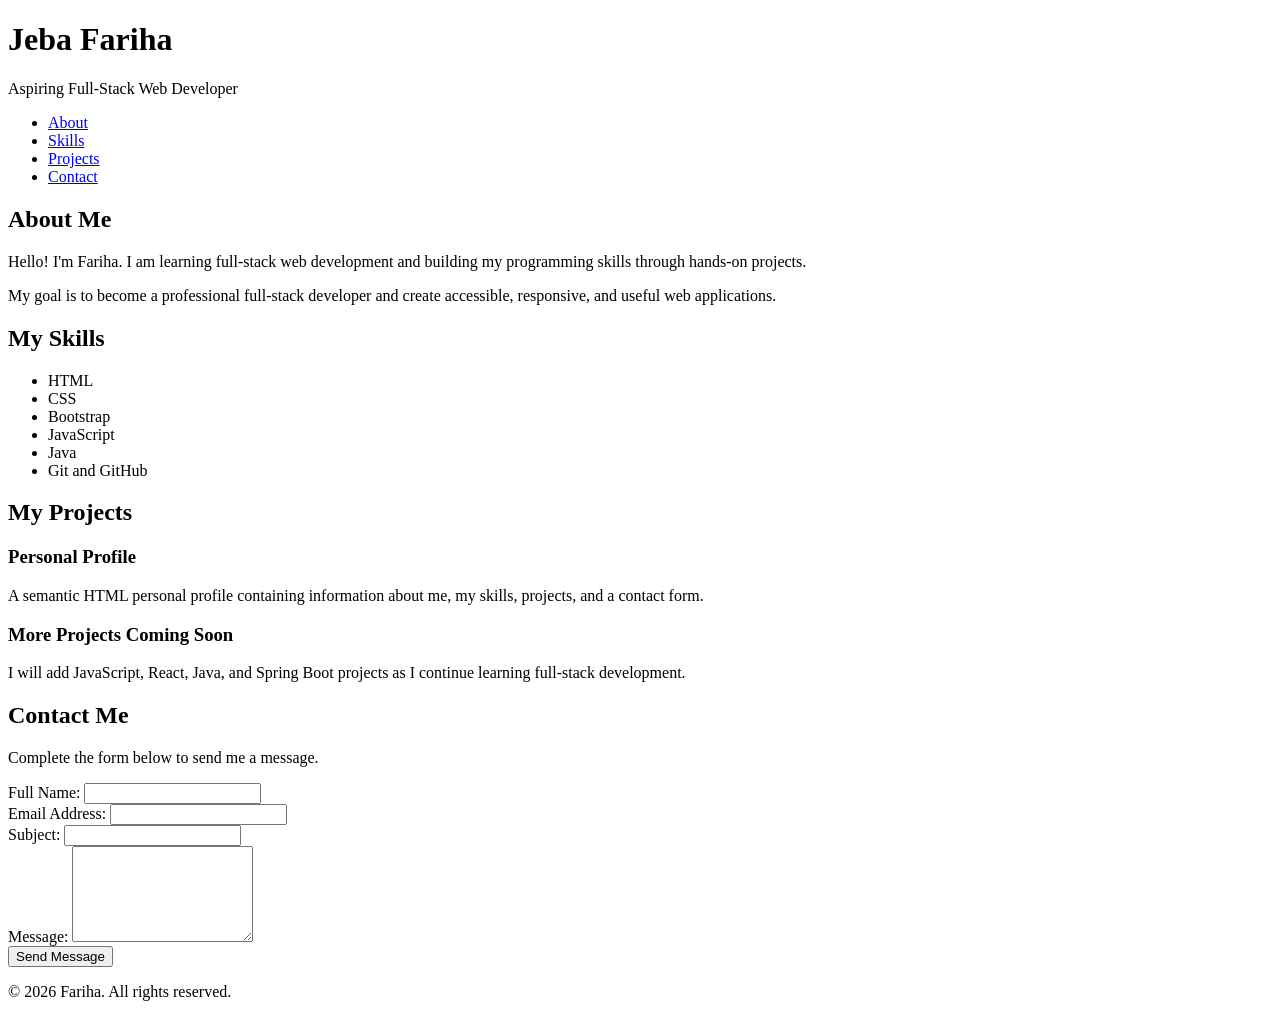
<file: index.html>
<!DOCTYPE html>
<html lang="en">

<head>
    <meta charset="UTF-8">
    <meta name="viewport" content="width=device-width, initial-scale=1.0">
    <meta name="description" content="Personal profile of Fariha, an aspiring full-stack developer">
    <title>Fariha | Personal Profile</title>
</head>

<body>

    <header>
        <h1>Jeba Fariha</h1>
        <p>Aspiring Full-Stack Web Developer</p>

        <nav aria-label="Main navigation">
            <ul>
                <li><a href="#about">About</a></li>
                <li><a href="#skills">Skills</a></li>
                <li><a href="#projects">Projects</a></li>
                <li><a href="#contact">Contact</a></li>
            </ul>
        </nav>
    </header>

    <main>

        <section id="about">
            <h2>About Me</h2>

            <p>
                Hello! I'm Fariha. I am learning full-stack web development
                and building my programming skills through hands-on projects.
            </p>

            <p>
                My goal is to become a professional full-stack developer
                and create accessible, responsive, and useful web applications.
            </p>
        </section>

        <section id="skills">
            <h2>My Skills</h2>

            <ul>
                <li>HTML</li>
                <li>CSS</li>
                <li>Bootstrap</li>
                <li>JavaScript</li>
                <li>Java</li>
                <li>Git and GitHub</li>
            </ul>
        </section>

        <section id="projects">
            <h2>My Projects</h2>

            <article>
                <h3>Personal Profile</h3>
                <p>
                    A semantic HTML personal profile containing information
                    about me, my skills, projects, and a contact form.
                </p>
            </article>

            <article>
                <h3>More Projects Coming Soon</h3>
                <p>
                    I will add JavaScript, React, Java, and Spring Boot
                    projects as I continue learning full-stack development.
                </p>
            </article>
        </section>

        <section id="contact">
            <h2>Contact Me</h2>

            <p>
                Complete the form below to send me a message.
            </p>

            <form action="#" method="post">

                <div>
                    <label for="name">Full Name:</label>
                    <input
                        type="text"
                        id="name"
                        name="name"
                        minlength="2"
                        maxlength="50"
                        required
                    >
                </div>

                <div>
                    <label for="email">Email Address:</label>
                    <input
                        type="email"
                        id="email"
                        name="email"
                        required
                    >
                </div>

                <div>
                    <label for="subject">Subject:</label>
                    <input
                        type="text"
                        id="subject"
                        name="subject"
                        minlength="3"
                        maxlength="100"
                        required
                    >
                </div>

                <div>
                    <label for="message">Message:</label>
                    <textarea
                        id="message"
                        name="message"
                        rows="6"
                        minlength="10"
                        maxlength="500"
                        required
                    ></textarea>
                </div>

                <button type="submit">Send Message</button>

            </form>
        </section>

    </main>

    <footer>
        <p>&copy; 2026 Fariha. All rights reserved.</p>
    </footer>

</body>

</html>
</file>
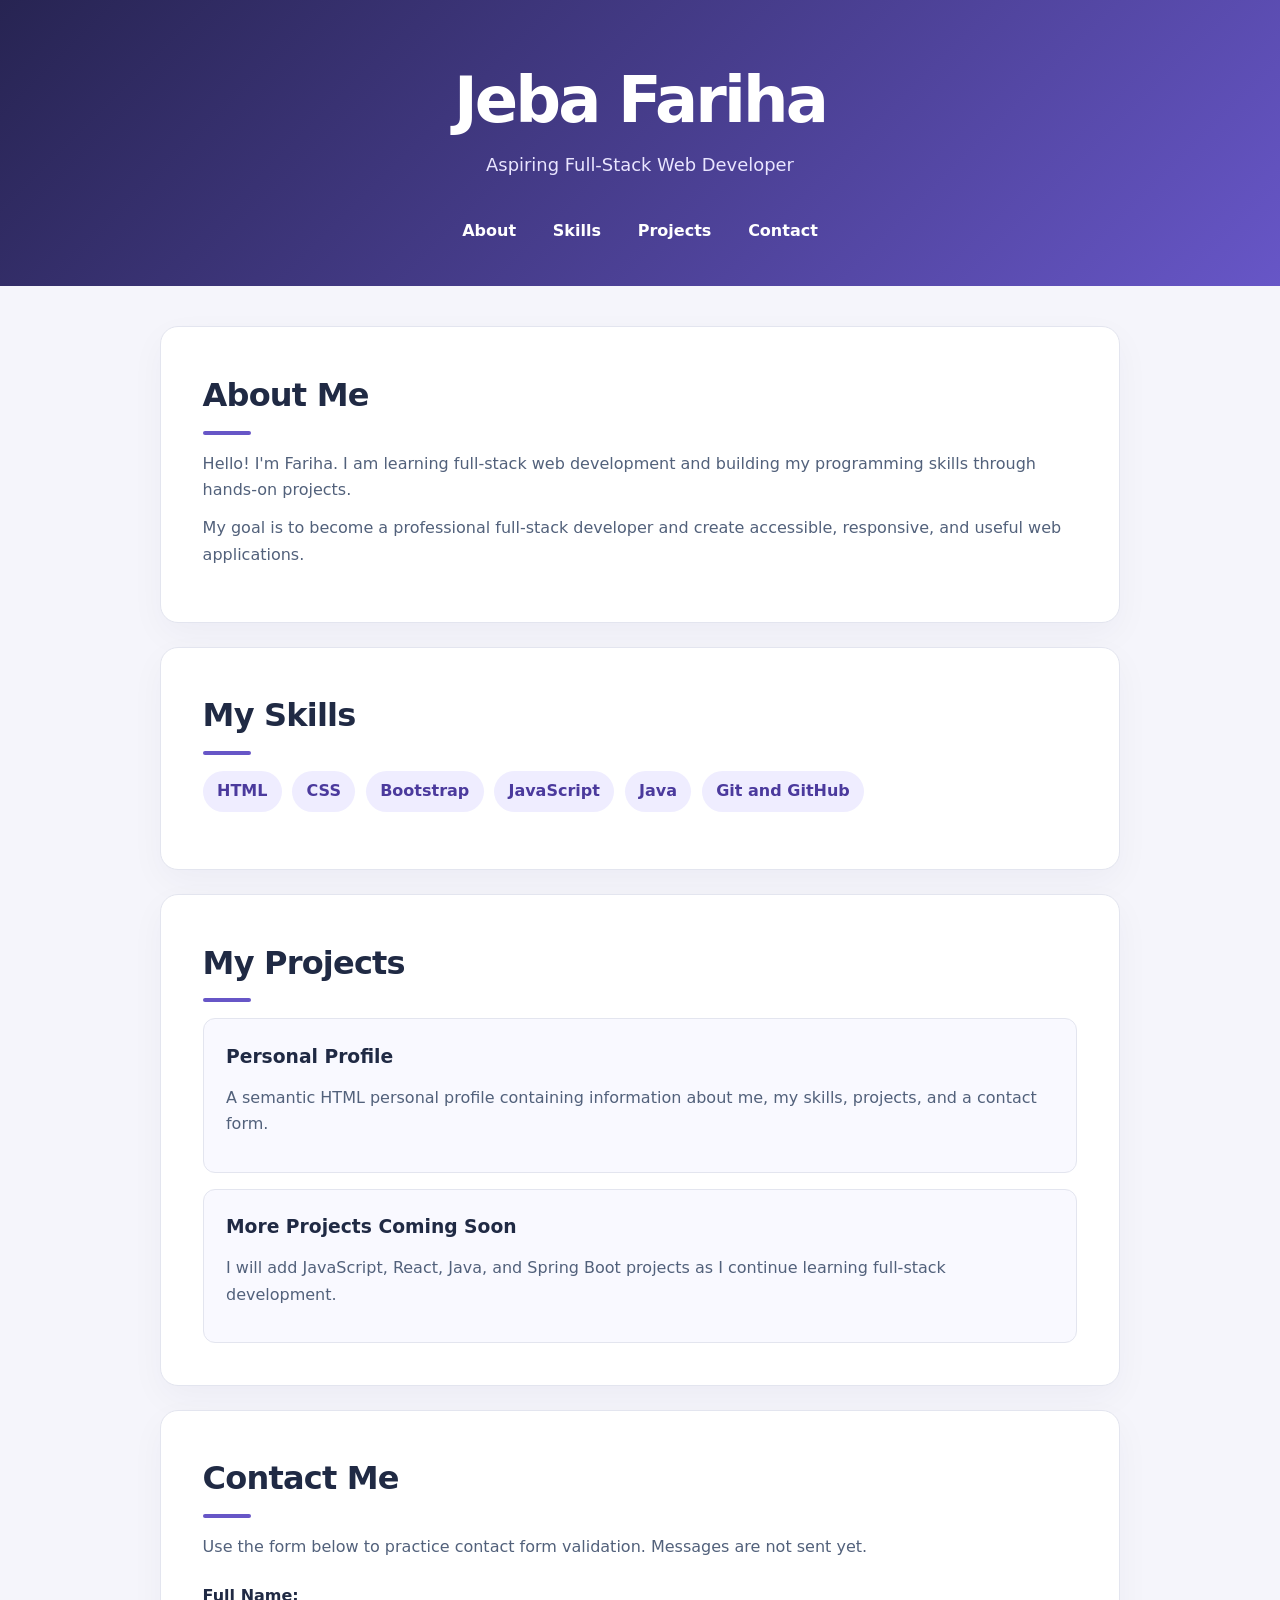
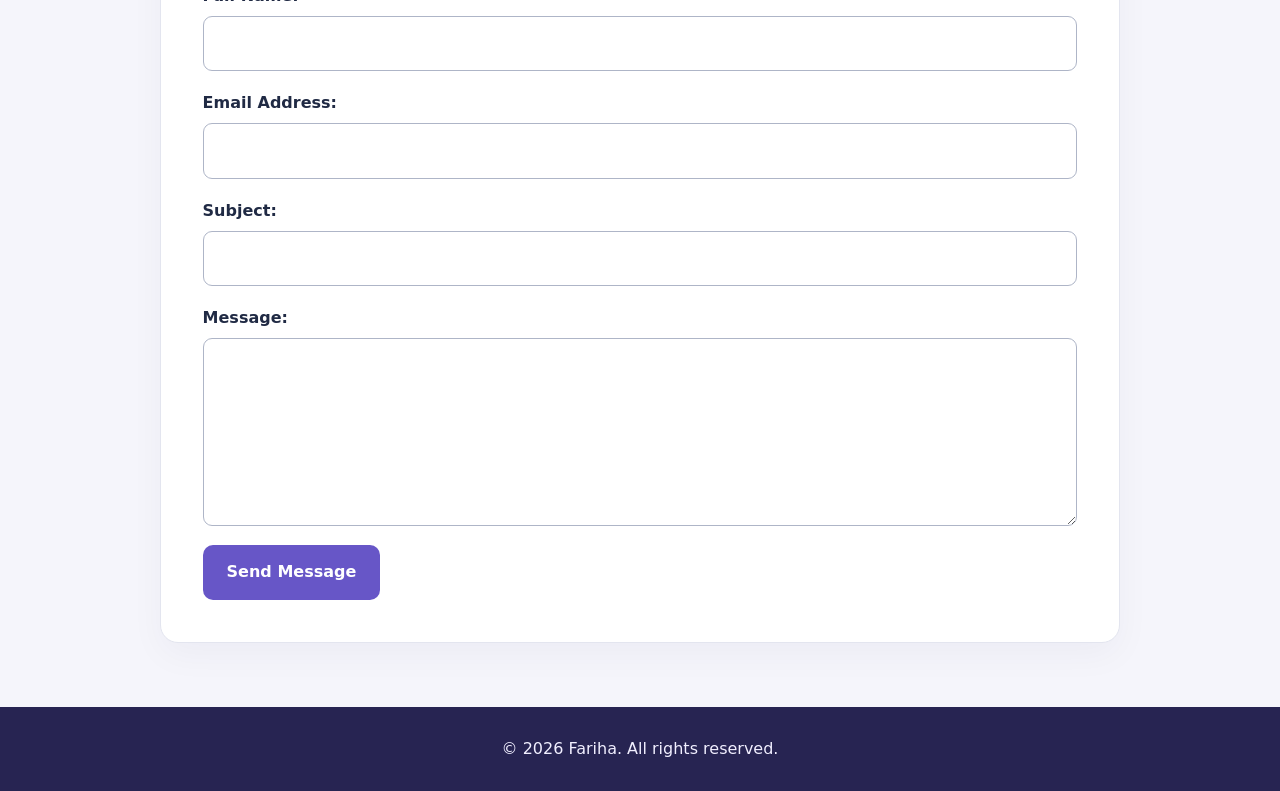
<file: fariha-profile/index.html>
<!DOCTYPE html>
<html lang="en">

<head>
    <meta charset="UTF-8">
    <meta name="viewport" content="width=device-width, initial-scale=1.0">
    <meta name="description" content="Personal profile of Fariha, an aspiring full-stack developer">
    <title>Fariha | Personal Profile</title>
    <link rel="stylesheet" href="style.css">
</head>

<body>

    <header>
        <h1>Jeba Fariha</h1>
        <p>Aspiring Full-Stack Web Developer</p>

        <nav aria-label="Main navigation">
            <ul>
                <li><a href="#about">About</a></li>
                <li><a href="#skills">Skills</a></li>
                <li><a href="#projects">Projects</a></li>
                <li><a href="#contact">Contact</a></li>
            </ul>
        </nav>
    </header>

    <main>

        <section id="about">
            <h2>About Me</h2>

            <p>
                Hello! I'm Fariha. I am learning full-stack web development
                and building my programming skills through hands-on projects.
            </p>

            <p>
                My goal is to become a professional full-stack developer
                and create accessible, responsive, and useful web applications.
            </p>
        </section>

        <section id="skills">
            <h2>My Skills</h2>

            <ul>
                <li>HTML</li>
                <li>CSS</li>
                <li>Bootstrap</li>
                <li>JavaScript</li>
                <li>Java</li>
                <li>Git and GitHub</li>
            </ul>
        </section>

        <section id="projects">
            <h2>My Projects</h2>

            <article>
                <h3>Personal Profile</h3>
                <p>
                    A semantic HTML personal profile containing information
                    about me, my skills, projects, and a contact form.
                </p>
            </article>

            <article>
                <h3>More Projects Coming Soon</h3>
                <p>
                    I will add JavaScript, React, Java, and Spring Boot
                    projects as I continue learning full-stack development.
                </p>
            </article>
        </section>

        <section id="contact">
            <h2>Contact Me</h2>

            <p>
                Use the form below to practice contact form validation. Messages are not sent yet.
            </p>

            <form action="#" method="post" onsubmit="event.preventDefault(); alert('Form validated! To receive messages, connect a form service or backend.');">

                <div>
                    <label for="name">Full Name:</label>
                    <input
                        type="text"
                        id="name"
                        name="name"
                        minlength="2"
                        maxlength="50"
                        required
                    >
                </div>

                <div>
                    <label for="email">Email Address:</label>
                    <input
                        type="email"
                        id="email"
                        name="email"
                        required
                    >
                </div>

                <div>
                    <label for="subject">Subject:</label>
                    <input
                        type="text"
                        id="subject"
                        name="subject"
                        minlength="3"
                        maxlength="100"
                        required
                    >
                </div>

                <div>
                    <label for="message">Message:</label>
                    <textarea
                        id="message"
                        name="message"
                        rows="6"
                        minlength="10"
                        maxlength="500"
                        required
                    ></textarea>
                </div>

                <button type="submit">Send Message</button>

            </form>
        </section>

    </main>

    <footer>
        <p>&copy; 2026 Fariha. All rights reserved.</p>
    </footer>

</body>

</html>
</file>
<file: fariha-profile/style.css>
/* Fariha's personal profile — responsive CSS */
*,
*::before,
*::after {
  box-sizing: border-box;
}
:root {
  --ink: #202a44;
  --muted: #52617b;
  --brand: #6756c7;
  --brand-dark: #4b3a9d;
  --surface: #ffffff;
  --page: #f5f5fb;
  --line: #e3e5ef;
  font-family: system-ui, -apple-system, BlinkMacSystemFont, "Segoe UI", sans-serif;
}
html {
  scroll-behavior: smooth;
}
body {
  margin: 0;
  background: var(--page);
  color: var(--ink);
  line-height: 1.65;
}
header {
  background: linear-gradient(135deg, #272452, #6756c7);
  color: #fff;
  padding: 4rem 1.25rem 2rem;
  text-align: center;
}
header h1 {
  margin: 0;
  font-size: clamp(2.3rem, 6vw, 4rem);
  letter-spacing: -0.045em;
  line-height: 1.15;
}
header p {
  margin: .8rem 0 1.8rem;
  color: #e9e5ff;
  font-size: 1.12rem;
}
nav ul {
  list-style: none;
  display: flex;
  justify-content: center;
  flex-wrap: wrap;
  gap: .5rem;
  margin: 0;
  padding: 0;
}
nav a {
  display: inline-block;
  padding: .6rem .9rem;
  border-radius: 999px;
  color: #fff;
  text-decoration: none;
  font-weight: 600;
}
nav a:hover,
nav a:focus-visible {
  background: #ffffff26;
}
main {
  width: min(92%, 960px);
  margin: 2.5rem auto 4rem;
}
section {
  background: var(--surface);
  padding: clamp(1.3rem, 4vw, 2.6rem);
  border: 1px solid var(--line);
  border-radius: 18px;
  margin-bottom: 1.5rem;
  box-shadow: 0 12px 35px #2420440a;
  scroll-margin-top: 1rem;
}
h2 {
  font-size: clamp(1.45rem, 3vw, 2rem);
  letter-spacing: -.025em;
  margin: 0 0 1rem;
}
h2::after {
  content: "";
  display: block;
  width: 3rem;
  height: 4px;
  margin-top: .55rem;
  border-radius: 4px;
  background: var(--brand);
}
p {
  margin: .75rem 0;
  color: var(--muted);
}
#skills ul {
  display: flex;
  flex-wrap: wrap;
  gap: .65rem;
  padding: 0;
  list-style: none;
}
#skills li {
  background: #efedff;
  color: var(--brand-dark);
  padding: .45rem .9rem;
  border-radius: 999px;
  font-weight: 650;
}
#projects article {
  padding: 1.4rem;
  margin-top: 1rem;
  background: #f9f9ff;
  border: 1px solid var(--line);
  border-radius: 12px;
}
article h3 {
  margin: 0 0 .4rem;
}
form {
  margin-top: 1.4rem;
}
form div {
  margin-bottom: 1.2rem;
}
label {
  display: block;
  margin-bottom: .4rem;
  font-weight: 650;
}
input,
textarea {
  display: block;
  width: 100%;
  padding: .85rem 1rem;
  border: 1px solid #aeb5c7;
  border-radius: 9px;
  background: #fff;
  color: var(--ink);
  font: inherit;
}
textarea {
  min-height: 140px;
  resize: vertical;
}
input:focus-visible,
textarea:focus-visible,
button:focus-visible {
  outline: 3px solid #a99df4;
  outline-offset: 2px;
}
button {
  background: var(--brand);
  color: #fff;
  border: 0;
  border-radius: 10px;
  padding: .9rem 1.5rem;
  font: inherit;
  font-weight: 700;
  cursor: pointer;
  transition: background .2s ease, transform .2s ease;
}
button:hover {
  background: var(--brand-dark);
  transform: translateY(-1px);
}
footer {
  text-align: center;
  padding: 1.8rem 1rem;
  background: #272452;
}
footer p {
  margin: 0;
  color: #f1efff;
}
@media (max-width: 600px) {
  header {
    padding-top: 3rem;
  }
  main {
    margin-top: 1.3rem;
  }
  section {
    border-radius: 12px;
  }
  nav a {
    padding: .5rem .65rem;
  }
  button {
    width: 100%;
  }
}
@media (prefers-reduced-motion: reduce) {
  html {
    scroll-behavior: auto;
  }
  button {
    transition: none;
  }
}
</file>
